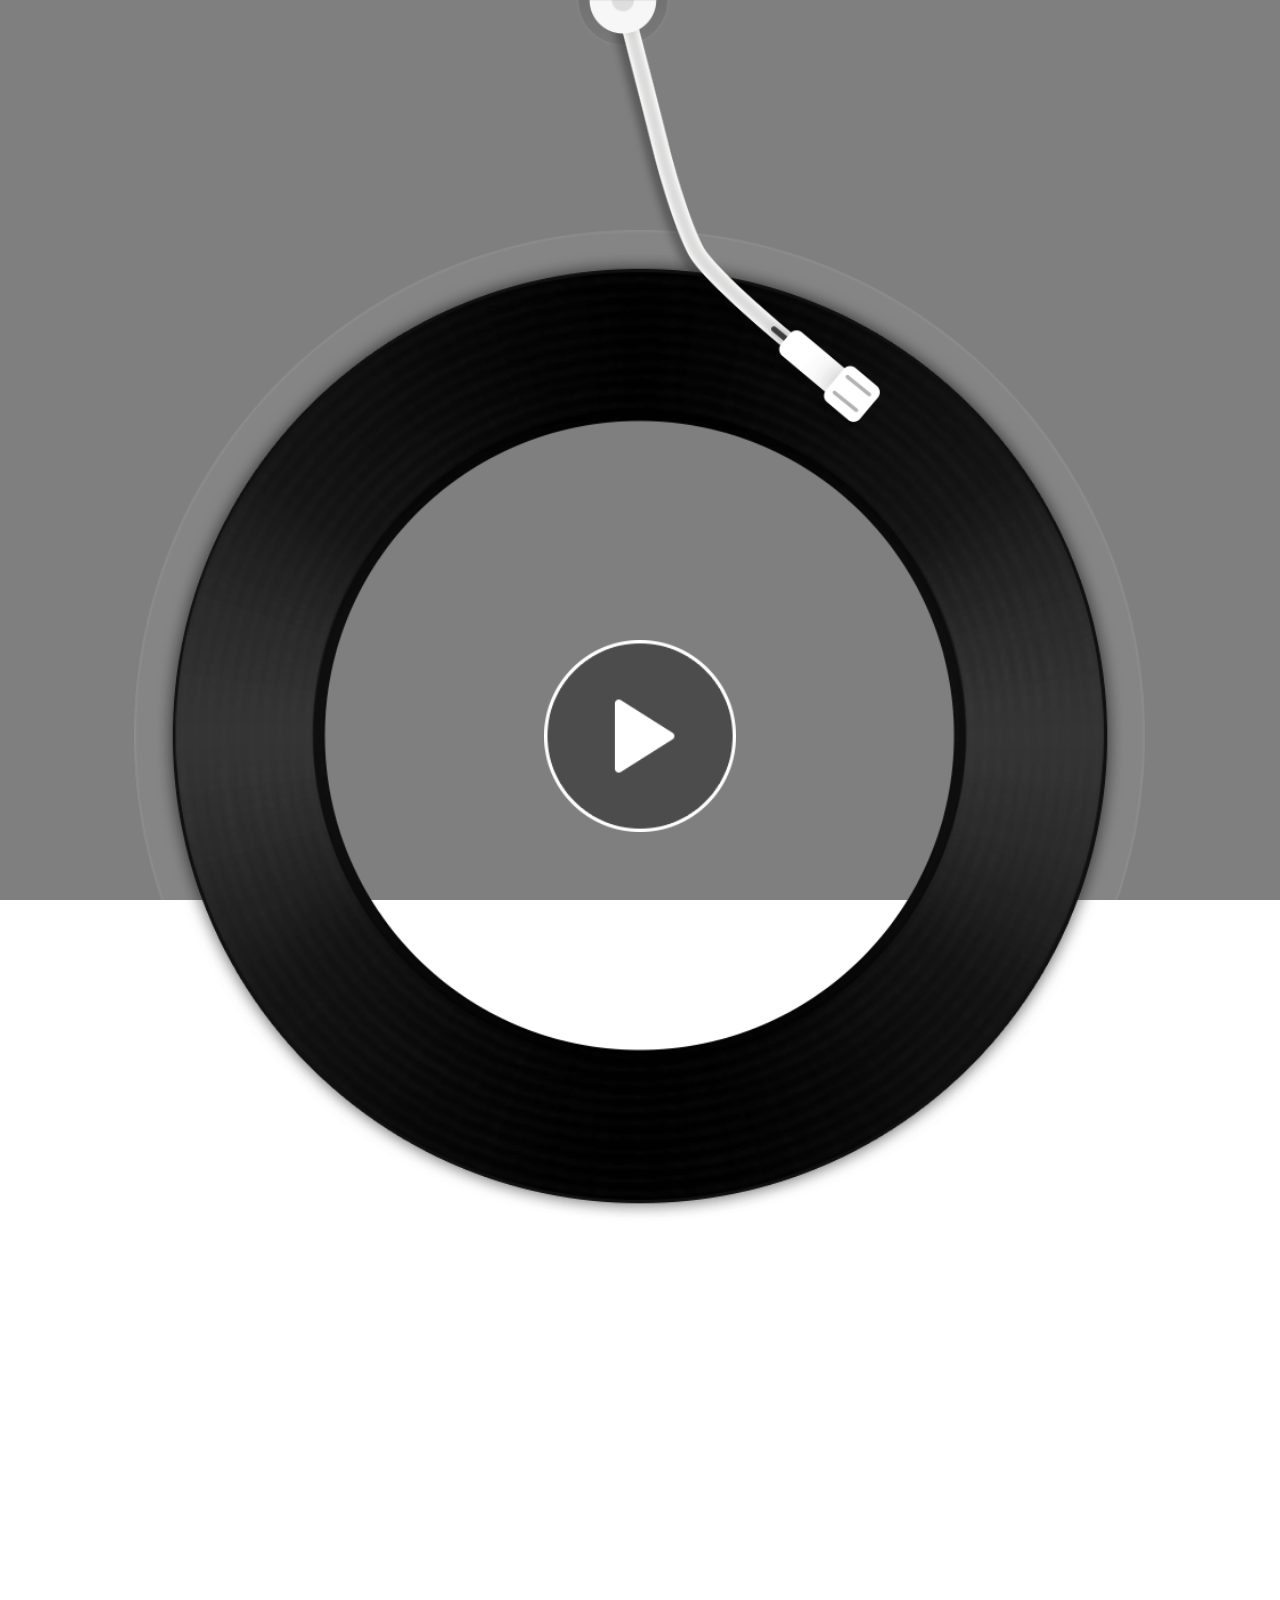
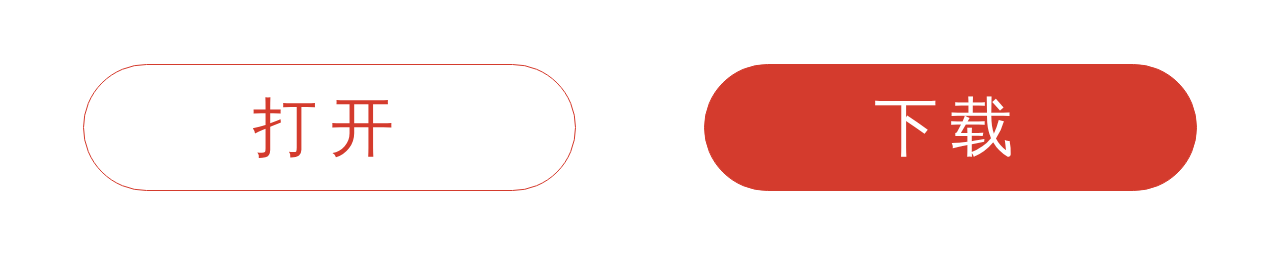
<file: song.html>
<!DOCTYPE html>
<html lang="zh-Hans">

<head>
  <meta charset="UTF-8">
  <meta name="viewport" content="width=device-width, initial-scale=1">
  <title>163-demo</title>
  <link rel="stylesheet" href="./css/song.css">
</head>

<body>
  <div class="page">
    <div class="disc-containe">
      <div>
        <img class="needle" src="./img/basics/needle-ip6.png" alt="needle">
      </div>
      <div class="disc">
        <img class="ring" src="./img/basics/disc-ip6.png" alt="">
        <img class="cover" alt="">
        <img class="light" src="./img/basics/disc_light-ip6.png" alt="">
        <img class="play" src="./img/basics/play.png">
      </div>
    </div>

    <div class="song-description">
      <!-- <h1>可不可以</h1> -->
      <div class="lyric">
        <div class="lines"></div>
      </div>
    </div>

    <div class="links">
      <a href="">打开</a>
      <a href="" class="mian">下载</a>
    </div>
  </div>

  <script src="./js/jquery-3.3.1.js"></script>
  <script src="./js/song.js"></script>

  
</body>

</html>
</file>
<file: css/song.css>
* {
    margin: 0;
    padding: 0;
    box-sizing: border-box;
}

*::before,
*::after {
    box-sizing: border-box;
    font-family: Helvetica, sans-serif;
}

@keyframes circle {
    0% {
        transform: rotate(0deg)
    }

    to {
        transform: rotate(360deg)
    }
}

h1,
h2,
h3,
h4 {
  font-weight: normal;
}
.page::after {
    content: " ";
    position: fixed;
    left: 0;
    right: 0;
    top: 0;
    bottom: 0;
    background-color: rgba(0, 0, 0, .5);
}


.page {
    display: flex;
    flex-direction: column;
    height: 100vh;
    background-size: auto 100%;
    background-position:50%;
    background-size: cover;
    /* transform: scale(1.5); */
}



/*----------------------------------------*/
.disc-containe {
    z-index: 21;
    position: relative;

}

.disc-containe .needle {
    width: 24vw;
    position: absolute;
    left: 45%;
}

.disc-containe .disc {
    margin-top: 18vw;
    display: flex;
    justify-content: center;
    align-items: center;
}

.disc-containe .ring {
    width: 79vw;
}

.disc {
    /* overflow: hidden; */
}

.disc-containe .circleWp {
    position: absolute;
    display: flex;
    justify-content: center;
    align-items: center;
    border: 1px solid red;
}



.disc-containe .light {
    width: 79vw;
    position: absolute;
}

.disc-containe .cover {
    display: block;
    width: 50vw;
    position: absolute;
    border-radius: 50%;
    animation: circle 20s infinite linear normal;
    animation-play-state: paused;
}

.disc-containe .play {
    width: 15vw;
    display: block;
    position: absolute;
    display: block;
}

.disc-containe .play {
    display: block;
}

.disc-containe.playing .light,
.disc-containe.playing .cover {
    animation-play-state: running;
}


.disc-containe.playing .play {
    display: none;
}

/*----------------------------------------*/

.song-description {
    z-index: 21;
    color: hsla(0, 0%, 100%, .6);
    text-align: center;
    line-height: 2;
    margin-top: 5vw;
    flex-grow: 1;
}

.song-description h1 {
    color: #fefefe;
    font-size: 5vw;
}

.song-description .lines{
    transition: transform 0.3s;
}



.song-description p {
    font-size: 4vw;
    line-height: 7.5vw;
}

.song-description p.active {
    color: #fefefe;
}

.song-description .lyric {
    height: 23vw;
    overflow: hidden;
    /* border: red 1px solid; */
}

/*----------------------------------------*/


.page>.links {
    display: flex;
    justify-content: center;
    align-items: center;
    color: #d43b2d;
}


.page>.links>a {
    border-radius: 10vw;
    padding: 1.5vw;
    width: 38.5vw;
    margin: 1em;
    text-align: center;
    border: 1px solid #d43b2d;
    background-color: transparent;
    color: inherit;
    text-decoration: none;
    z-index: 21;
    letter-spacing: 1vw;
    font-size: 5vw;
}

.page>.links>a.mian {
    background: #d43b2d;
    color: white;
}
</file>
